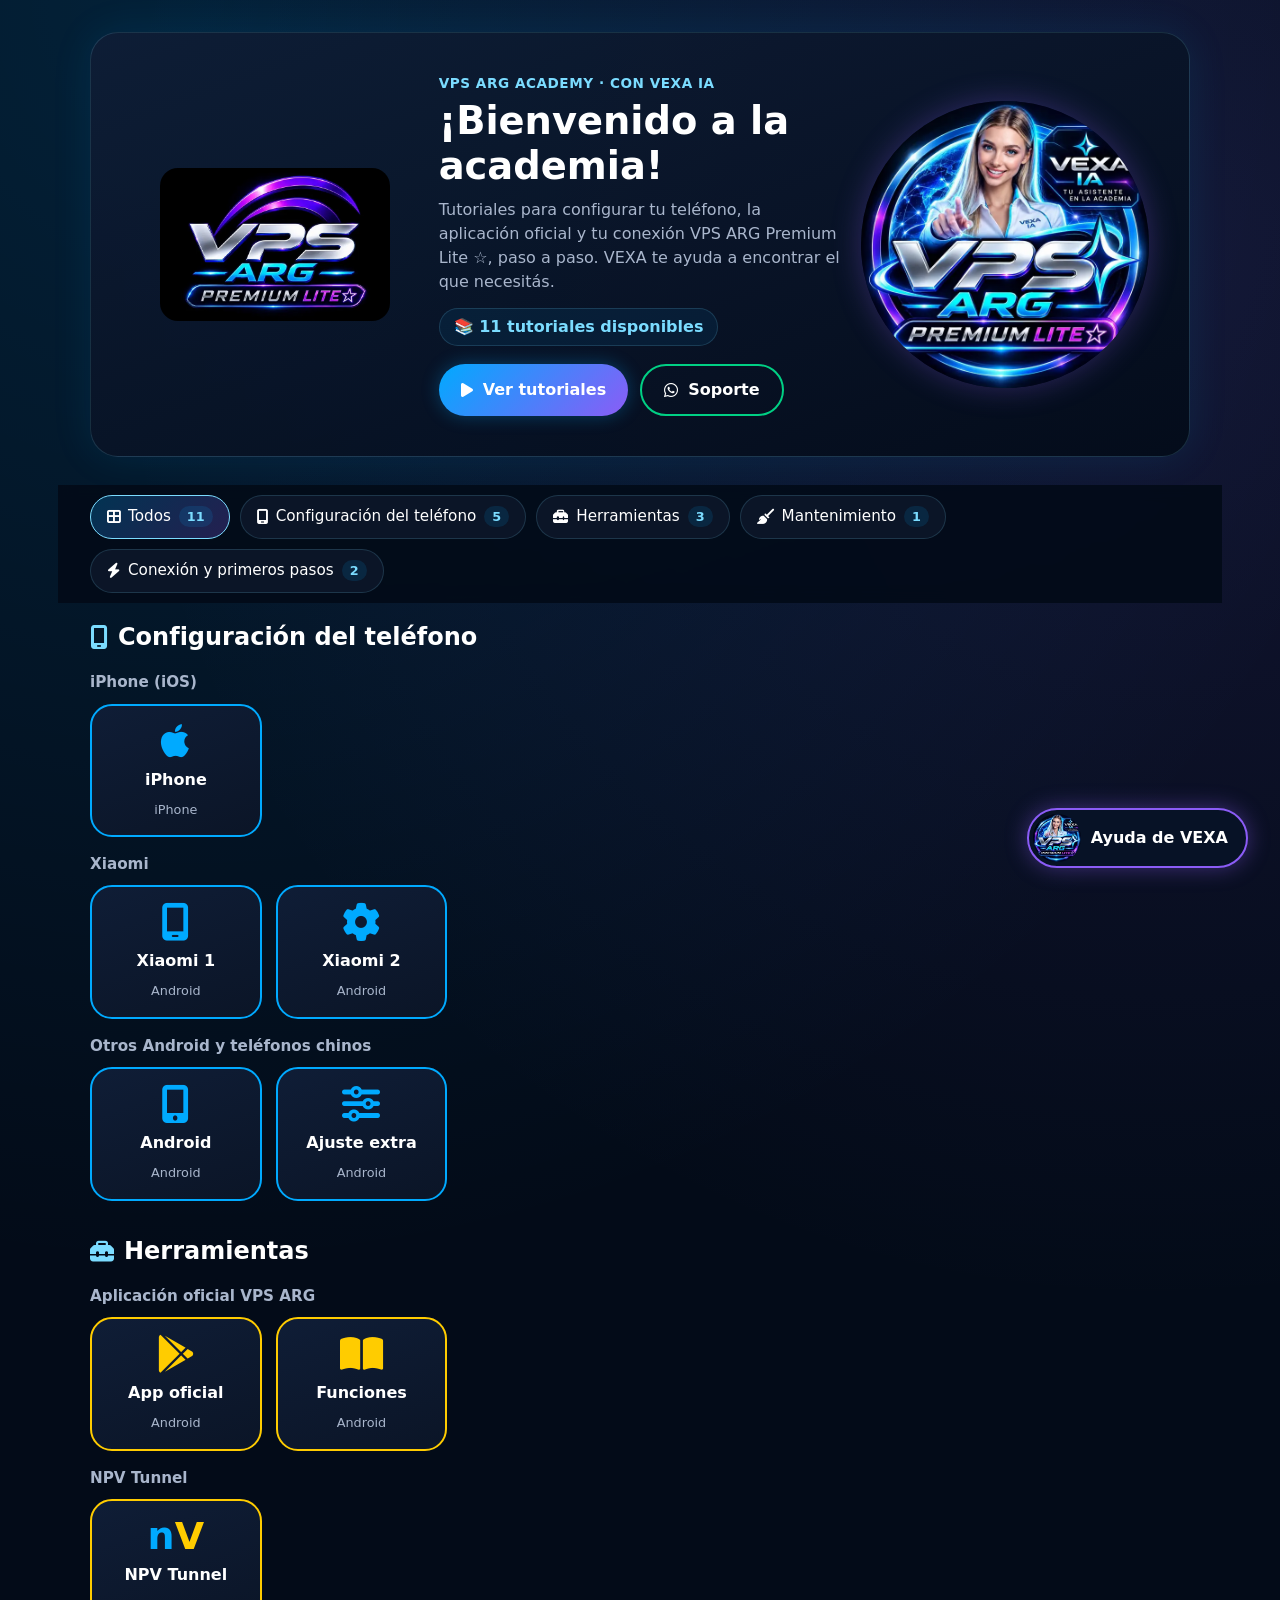
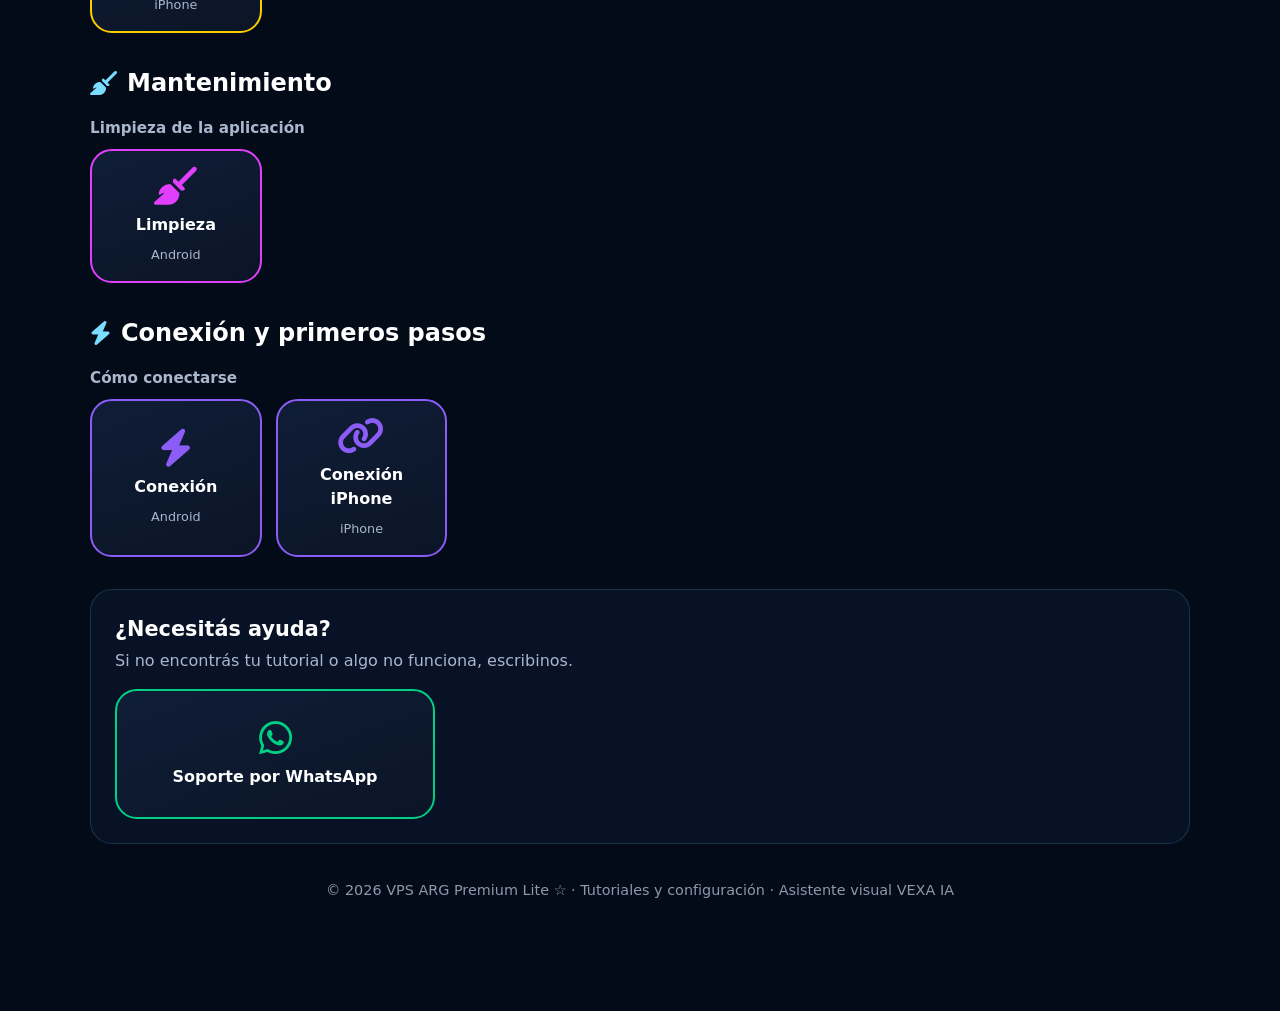
<file: index.html>
<!DOCTYPE html>
<html lang="es">
<head>
<meta charset="UTF-8">
<meta name="viewport" content="width=device-width, initial-scale=1.0">
<title>VPS ARG Academy | Tutoriales con VEXA IA</title>
<meta name="description" content="Academia de tutoriales de VPS ARG Premium Lite ☆: configurá tu teléfono, la aplicación oficial y tu conexión paso a paso con la guía de VEXA IA.">
<meta name="theme-color" content="#030b18">

<meta property="og:type" content="website">
<meta property="og:locale" content="es_AR">
<meta property="og:site_name" content="VPS ARG Academy">
<meta property="og:title" content="VPS ARG Academy | Tutoriales con VEXA IA">
<meta property="og:description" content="Configurá tu teléfono, la aplicación oficial y tu conexión VPS ARG Premium Lite ☆ paso a paso.">
<meta property="og:image" content="assets/img/og-image.jpg">
<meta property="og:image:width" content="1200">
<meta property="og:image:height" content="800">
<meta property="og:image:alt" content="Logo de VPS ARG Premium Lite">

<link rel="icon" type="image/png" sizes="32x32" href="assets/img/favicon-32.png">
<link rel="apple-touch-icon" href="assets/img/apple-touch-icon.png">

<link rel="stylesheet" href="css/style.css">
<link rel="stylesheet" href="https://cdnjs.cloudflare.com/ajax/libs/font-awesome/6.5.2/css/all.min.css">
</head>
<body>

<a class="skip-link" href="#tutoriales">Saltar a los tutoriales</a>

<header class="hero">
<div class="hero-brand">
<picture>
<source srcset="assets/img/vps-arg-logo.webp" type="image/webp">
<img class="hero-logo" src="assets/img/vps-arg-logo.jpg" width="720" height="480" alt="VPS ARG Premium Lite ☆">
</picture>
</div>

<div class="hero-text">
<p class="hero-kicker">VPS ARG Academy · con VEXA IA</p>
<h1>¡Bienvenido a la academia!</h1>
<p class="hero-lead">
Tutoriales para configurar tu teléfono, la aplicación oficial y tu conexión
VPS ARG Premium Lite ☆, paso a paso. VEXA te ayuda a encontrar el que necesitás.
</p>
<p class="counter" id="contador" aria-live="polite">Tutoriales disponibles</p>
<div class="hero-actions">
<a class="btn btn-primary" href="#tutoriales">
<i class="fas fa-play" aria-hidden="true"></i> Ver tutoriales
</a>
<a class="btn btn-support" href="https://wa.me/5493435350260" target="_blank" rel="noopener noreferrer">
<i class="fab fa-whatsapp" aria-hidden="true"></i> Soporte
</a>
</div>
</div>

<figure class="hero-vexa">
<picture>
<source srcset="assets/img/vexa-promotora.webp" type="image/webp">
<img src="assets/img/vexa-promotora.jpg" width="640" height="640" alt="VEXA IA, promotora virtual y asistente de VPS ARG Academy">
</picture>
</figure>
</header>

<main id="tutoriales" class="academy" tabindex="-1">

<nav class="filters" aria-label="Categorías de tutoriales">
<div class="filters-list" id="filtros"></div>
</nav>

<p class="filter-status" id="estado-filtro" aria-live="polite" hidden>
<span id="estado-filtro-texto"></span>
<button type="button" class="link-btn" id="ver-todo">Ver todo</button>
</p>

<div id="secciones"></div>

<noscript>
<p class="noscript">Para ver los tutoriales necesitás activar JavaScript en tu navegador.</p>
</noscript>

<section class="support-section" aria-labelledby="titulo-soporte">
<h2 id="titulo-soporte">¿Necesitás ayuda?</h2>
<p>Si no encontrás tu tutorial o algo no funciona, escribinos.</p>
<a class="card support" href="https://wa.me/5493435350260" target="_blank" rel="noopener noreferrer">
<i class="fab fa-whatsapp" aria-hidden="true"></i>
<span class="card-title">Soporte por WhatsApp</span>
</a>
</section>

</main>

<footer>
© 2026 VPS ARG Premium Lite ☆ · Tutoriales y configuración · Asistente visual VEXA IA
</footer>

<button type="button" class="vexa-toggle" id="vexa-toggle" aria-expanded="false" aria-controls="vexa-panel">
<picture>
<source srcset="assets/img/vexa-avatar.webp" type="image/webp">
<img src="assets/img/vexa-avatar.jpg" width="160" height="160" alt="">
</picture>
<span class="vexa-toggle-label">Ayuda de VEXA</span>
</button>

<section class="vexa-panel" id="vexa-panel" role="dialog" aria-labelledby="vexa-titulo" hidden>
<header class="vexa-panel-head">
<picture>
<source srcset="assets/img/vexa-avatar.webp" type="image/webp">
<img src="assets/img/vexa-avatar.jpg" width="160" height="160" alt="">
</picture>
<div>
<h2 id="vexa-titulo" tabindex="-1">VEXA</h2>
<p>Asistente de VPS ARG Academy</p>
</div>
<button type="button" class="vexa-close" id="vexa-cerrar" aria-label="Cerrar asistente">
<i class="fas fa-xmark" aria-hidden="true"></i>
</button>
</header>
<div class="vexa-messages" id="vexa-mensajes" aria-live="polite"></div>
<div class="vexa-options" id="vexa-opciones"></div>
<p class="vexa-note">VEXA es una guía visual con opciones fijas, no un chat con inteligencia artificial.</p>
</section>

<script src="js/app.js"></script>
</body>
</html>
</file>
<file: css/style.css>
/* =========================================================
   VPS ARG Academy · VPS ARG Premium Lite ☆ + VEXA IA
   ========================================================= */

:root{
--bg:#030b18;
--bg-2:#071226;
--card:#0b1527;
--card-2:#0f1d36;
--line:rgba(123,220,255,.16);

--text:#ffffff;
--muted:#a9b6cc;

--blue:#00aaff;
--sky:#7bdcff;
--violet:#8b5cf6;
--magenta:#e040fb;
--gold:#ffcc00;
--red:#ff5c6c;
--green:#00d084;

--radius:22px;
--gutter:clamp(16px,4vw,32px);
--max:1100px;
}

*{
margin:0;
padding:0;
box-sizing:border-box;
}

html{
scroll-behavior:smooth;
}

body{
font-family:system-ui,-apple-system,'Segoe UI',Roboto,'Helvetica Neue',Arial,sans-serif;
font-size:1rem;
line-height:1.5;
color:var(--text);
background:
radial-gradient(circle at 15% 0%,rgba(0,170,255,.14),transparent 45%),
radial-gradient(circle at 90% 10%,rgba(139,92,246,.12),transparent 40%),
var(--bg);
min-height:100vh;
padding:var(--gutter);
padding-bottom:110px;
}

img{
max-width:100%;
height:auto;
display:block;
}

a{
color:var(--sky);
}

:focus-visible{
outline:3px solid var(--sky);
outline-offset:3px;
}

.skip-link{
position:absolute;
left:var(--gutter);
top:-60px;
background:var(--blue);
color:#001222;
padding:10px 16px;
border-radius:12px;
font-weight:700;
z-index:100;
}

.skip-link:focus{
top:12px;
}

/* ---------- Portada ---------- */

.hero{
max-width:var(--max);
margin:0 auto 28px;
display:grid;
grid-template-columns:1fr;
gap:20px;
align-items:center;
text-align:center;
padding:clamp(20px,4vw,40px);
border-radius:28px;
background:linear-gradient(160deg,rgba(15,29,54,.9),rgba(3,11,24,.9));
border:1px solid var(--line);
box-shadow:0 0 40px rgba(0,170,255,.10);
}

.hero-logo{
width:min(320px,80%);
margin:0 auto;
border-radius:18px;
}

.hero-kicker{
color:var(--sky);
font-weight:700;
letter-spacing:.04em;
text-transform:uppercase;
font-size:.85rem;
margin-bottom:6px;
}

.hero h1{
font-size:clamp(1.6rem,5vw,2.4rem);
line-height:1.15;
margin-bottom:10px;
}

.hero-lead{
color:var(--muted);
max-width:52ch;
margin:0 auto 14px;
}

.counter{
display:inline-block;
color:var(--sky);
font-weight:700;
padding:6px 14px;
border-radius:999px;
border:1px solid var(--line);
background:rgba(0,170,255,.08);
margin-bottom:18px;
}

.hero-actions{
display:flex;
flex-wrap:wrap;
gap:12px;
justify-content:center;
}

.btn{
display:inline-flex;
align-items:center;
justify-content:center;
gap:10px;
min-height:48px;
padding:12px 22px;
border-radius:999px;
font-weight:700;
text-decoration:none;
color:var(--text);
transition:transform .2s ease,box-shadow .2s ease;
}

.btn-primary{
background:linear-gradient(135deg,var(--blue),var(--violet));
box-shadow:0 0 18px rgba(0,170,255,.30);
}

.btn-support{
background:transparent;
border:2px solid var(--green);
}

.btn:hover{
transform:translateY(-2px);
}

.btn-support:hover{
box-shadow:0 0 18px rgba(0,208,132,.35);
}

.hero-vexa img{
width:min(200px,60%);
margin:0 auto;
border-radius:50%;
box-shadow:0 0 30px rgba(139,92,246,.30);
}

@media(min-width:900px){
.hero{
grid-template-columns:1fr 1.4fr 1fr;
text-align:left;
}
.hero-lead{
margin-left:0;
}
.hero-actions{
justify-content:flex-start;
}
.hero-vexa img{
width:100%;
}
}

/* ---------- Filtros ---------- */

.academy{
max-width:var(--max);
margin:0 auto;
scroll-margin-top:12px;
}

.academy:focus{
outline:none;
}

.filters{
position:sticky;
top:0;
z-index:10;
margin:0 calc(var(--gutter) * -1) 16px;
padding:10px var(--gutter);
background:rgba(3,11,24,.92);
backdrop-filter:blur(8px);
}

.filters-list{
display:flex;
gap:10px;
overflow-x:auto;
scrollbar-width:none;
}

.filters-list::-webkit-scrollbar{
display:none;
}

@media(min-width:768px){
.filters-list{
flex-wrap:wrap;
overflow-x:visible;
}
}

.chip{
flex:0 0 auto;
display:inline-flex;
align-items:center;
gap:8px;
min-height:44px;
padding:8px 16px;
border-radius:999px;
border:1px solid var(--line);
background:var(--card);
color:var(--text);
font:inherit;
font-size:.95rem;
cursor:pointer;
transition:border-color .2s ease,background .2s ease;
}

.chip:hover{
border-color:var(--sky);
}

.chip[aria-pressed="true"]{
background:linear-gradient(135deg,rgba(0,170,255,.25),rgba(139,92,246,.25));
border-color:var(--sky);
}

.chip-count{
font-size:.8rem;
font-weight:700;
color:var(--sky);
background:rgba(0,170,255,.12);
border-radius:999px;
padding:1px 8px;
}

.filter-status{
display:flex;
flex-wrap:wrap;
align-items:center;
gap:8px;
color:var(--muted);
margin-bottom:12px;
}

.filter-status[hidden]{
display:none;
}

.link-btn{
min-height:44px;
padding:0 10px;
background:none;
border:none;
color:var(--sky);
font:inherit;
font-weight:700;
text-decoration:underline;
cursor:pointer;
}

/* ---------- Categorías y tarjetas ---------- */

.category{
margin-bottom:32px;
}

.category-title{
font-size:clamp(1.2rem,3.5vw,1.5rem);
margin-bottom:6px;
display:flex;
align-items:center;
gap:10px;
}

.category-title i{
color:var(--sky);
}

.group-title{
font-size:.95rem;
font-weight:600;
color:var(--muted);
margin:16px 0 10px;
}

.grid{
display:grid;
grid-template-columns:repeat(auto-fill,minmax(148px,1fr));
gap:14px;
}

.card{
--accent:var(--blue);
--glow:rgba(0,170,255,.45);

background:linear-gradient(160deg,var(--card-2),var(--card));
border:2px solid var(--accent);
border-radius:var(--radius);
min-height:130px;
padding:16px 12px;

display:flex;
flex-direction:column;
justify-content:center;
align-items:center;
gap:8px;

text-align:center;
text-decoration:none;
color:var(--text);

transition:transform .25s ease,box-shadow .25s ease;
animation:card-in .4s ease backwards;
animation-delay:calc(var(--i,0) * 60ms);
}

.card:hover,
.card:focus-visible{
transform:translateY(-4px);
box-shadow:0 0 20px var(--glow);
}

.card i{
font-size:38px;
color:var(--accent);
}

.card-title{
font-size:1rem;
font-weight:700;
}

.card-tag{
font-size:.8rem;
color:var(--muted);
}

.card-telefono{
--accent:var(--blue);
--glow:rgba(0,170,255,.45);
}

.card-herramientas{
--accent:var(--gold);
--glow:rgba(255,204,0,.40);
}

.card-mantenimiento{
--accent:var(--magenta);
--glow:rgba(224,64,251,.40);
}

.card-conexion{
--accent:var(--violet);
--glow:rgba(139,92,246,.45);
}

.card.support{
--accent:var(--green);
--glow:rgba(0,208,132,.45);
max-width:320px;
animation:none;
}

.npv-logo{
font-size:38px;
font-weight:900;
line-height:1;
color:var(--blue);
}

.npv-logo span{
color:var(--gold);
}

@keyframes card-in{
from{
opacity:0;
transform:translateY(20px);
}
}

/* ---------- Soporte ---------- */

.support-section{
margin-top:12px;
padding:24px;
border-radius:var(--radius);
border:1px solid var(--line);
background:var(--bg-2);
}

.support-section h2{
font-size:1.3rem;
margin-bottom:4px;
}

.support-section p{
color:var(--muted);
margin-bottom:16px;
}

.noscript{
padding:16px;
border-radius:16px;
border:1px solid var(--red);
margin-bottom:24px;
}

footer{
max-width:var(--max);
margin:36px auto 0;
text-align:center;
color:#8d98ab;
font-size:.9rem;
}

/* ---------- Asistente visual VEXA ---------- */

.vexa-toggle{
position:fixed;
right:var(--gutter);
bottom:var(--gutter);
z-index:50;
display:flex;
align-items:center;
gap:10px;
min-height:56px;
padding:4px 18px 4px 4px;
border-radius:999px;
border:2px solid var(--violet);
background:var(--bg-2);
color:var(--text);
font:inherit;
font-weight:700;
cursor:pointer;
box-shadow:0 0 22px rgba(139,92,246,.40);
transition:transform .2s ease;
}

.vexa-toggle:hover{
transform:translateY(-2px);
}

.vexa-toggle img{
width:48px;
height:48px;
border-radius:50%;
}

.vexa-panel{
position:fixed;
right:var(--gutter);
bottom:calc(var(--gutter) + 72px);
z-index:60;
width:min(360px,calc(100vw - 2 * var(--gutter)));
max-height:min(560px,calc(100vh - 120px));
display:flex;
flex-direction:column;
border-radius:var(--radius);
border:1px solid rgba(139,92,246,.5);
background:linear-gradient(170deg,var(--card-2),var(--bg));
box-shadow:0 10px 40px rgba(0,0,0,.6),0 0 30px rgba(139,92,246,.25);
overflow:hidden;
}

.vexa-panel[hidden]{
display:none;
}

.vexa-panel-head{
display:flex;
align-items:center;
gap:12px;
padding:14px 14px 12px;
border-bottom:1px solid var(--line);
}

.vexa-panel-head img{
width:48px;
height:48px;
border-radius:50%;
}

.vexa-panel-head h2{
font-size:1.1rem;
}

.vexa-panel-head h2:focus{
outline:none;
}

.vexa-panel-head p{
font-size:.85rem;
color:var(--muted);
}

.vexa-close{
margin-left:auto;
width:44px;
height:44px;
border-radius:50%;
border:1px solid var(--line);
background:transparent;
color:var(--text);
font-size:1.1rem;
cursor:pointer;
}

.vexa-messages{
padding:14px;
overflow-y:auto;
display:flex;
flex-direction:column;
gap:8px;
}

.vexa-msg{
align-self:flex-start;
max-width:90%;
padding:10px 14px;
border-radius:16px 16px 16px 4px;
background:rgba(139,92,246,.18);
border:1px solid rgba(139,92,246,.35);
}

.vexa-options{
display:flex;
flex-wrap:wrap;
gap:8px;
padding:0 14px 12px;
}

.vexa-option{
display:inline-flex;
align-items:center;
min-height:44px;
padding:8px 14px;
border-radius:999px;
border:1px solid var(--sky);
background:transparent;
color:var(--text);
font:inherit;
font-size:.9rem;
text-decoration:none;
cursor:pointer;
}

.vexa-option:hover{
background:rgba(0,170,255,.15);
}

.vexa-option-support{
border-color:var(--green);
}

.vexa-note{
font-size:.75rem;
color:var(--muted);
padding:0 14px 14px;
}

@media(max-width:420px){
.vexa-toggle-label{
position:absolute;
width:1px;
height:1px;
overflow:hidden;
clip:rect(0 0 0 0);
white-space:nowrap;
}
.vexa-toggle{
padding:4px;
}
}

/* ---------- Movimiento reducido ---------- */

@media(prefers-reduced-motion:reduce){
html{
scroll-behavior:auto;
}
*,
*::before,
*::after{
animation:none !important;
transition:none !important;
}
.card:hover,
.card:focus-visible,
.btn:hover,
.vexa-toggle:hover{
transform:none;
}
}
</file>
